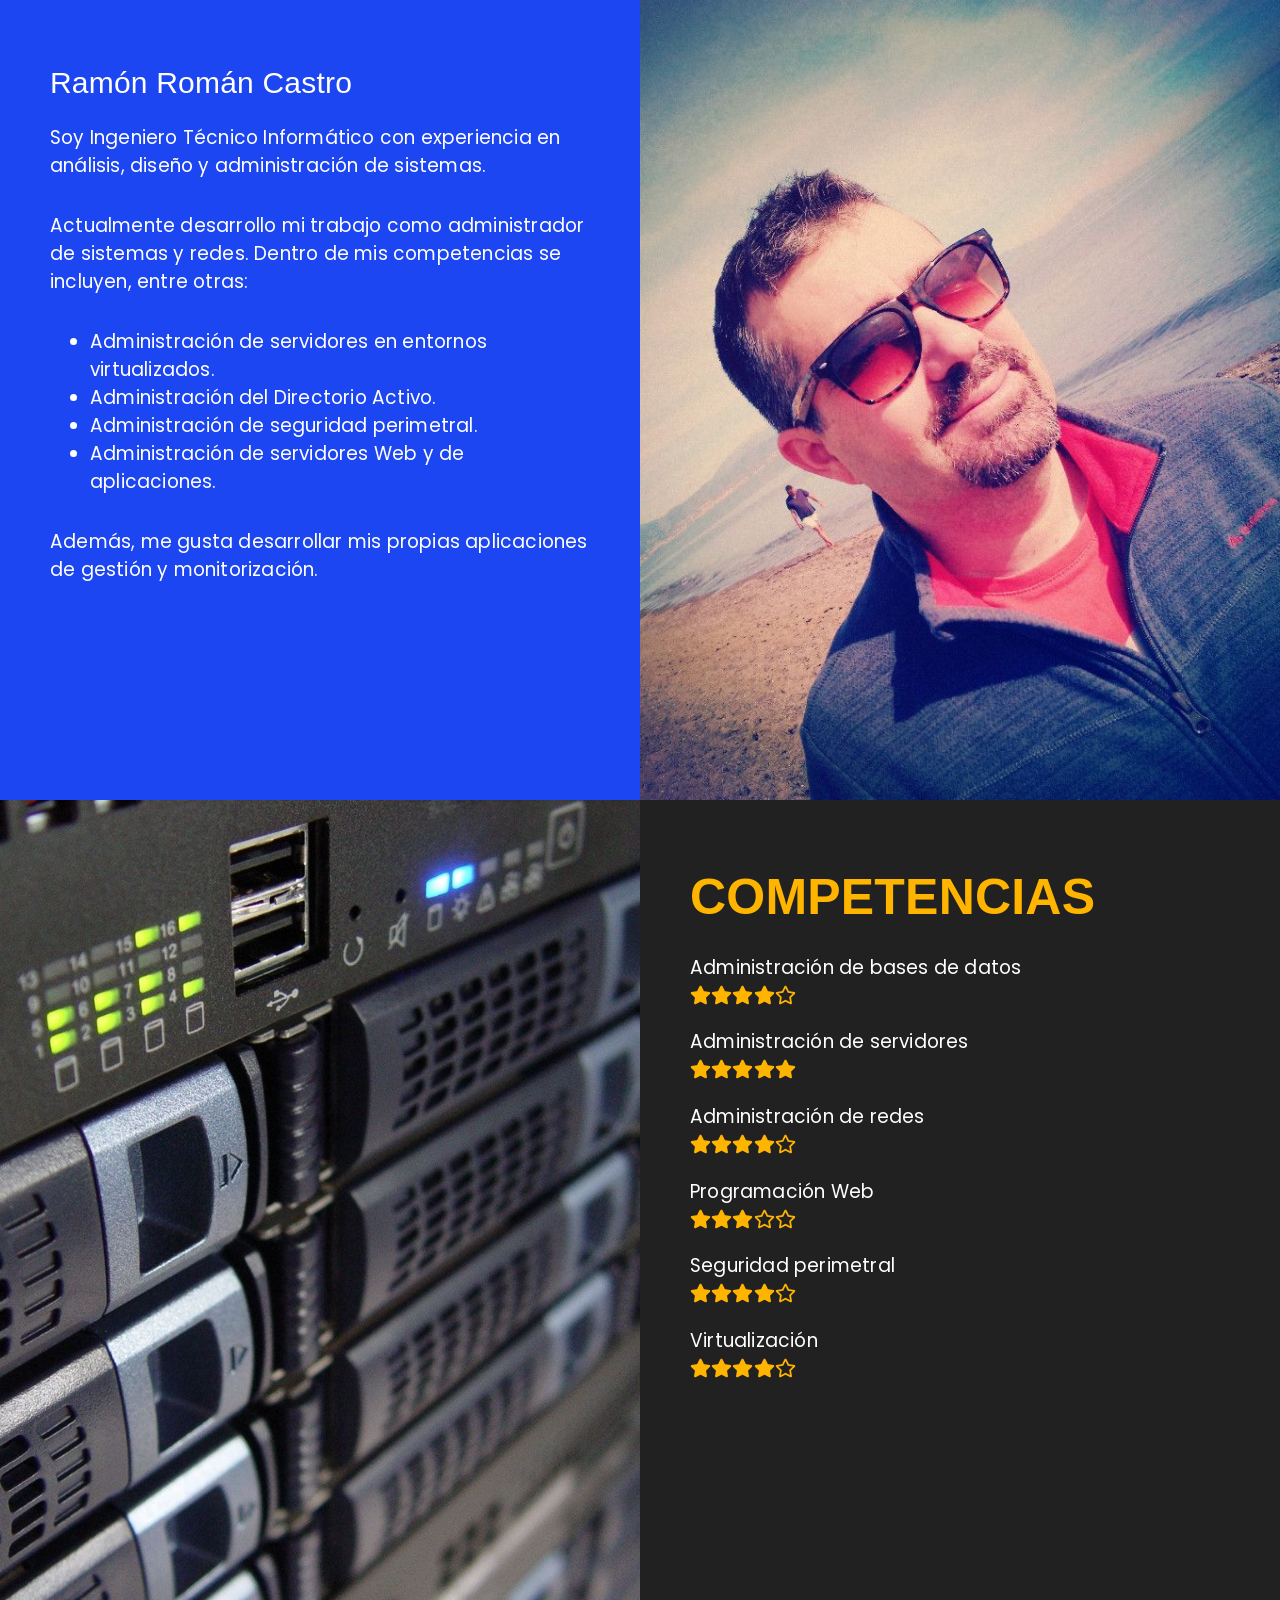
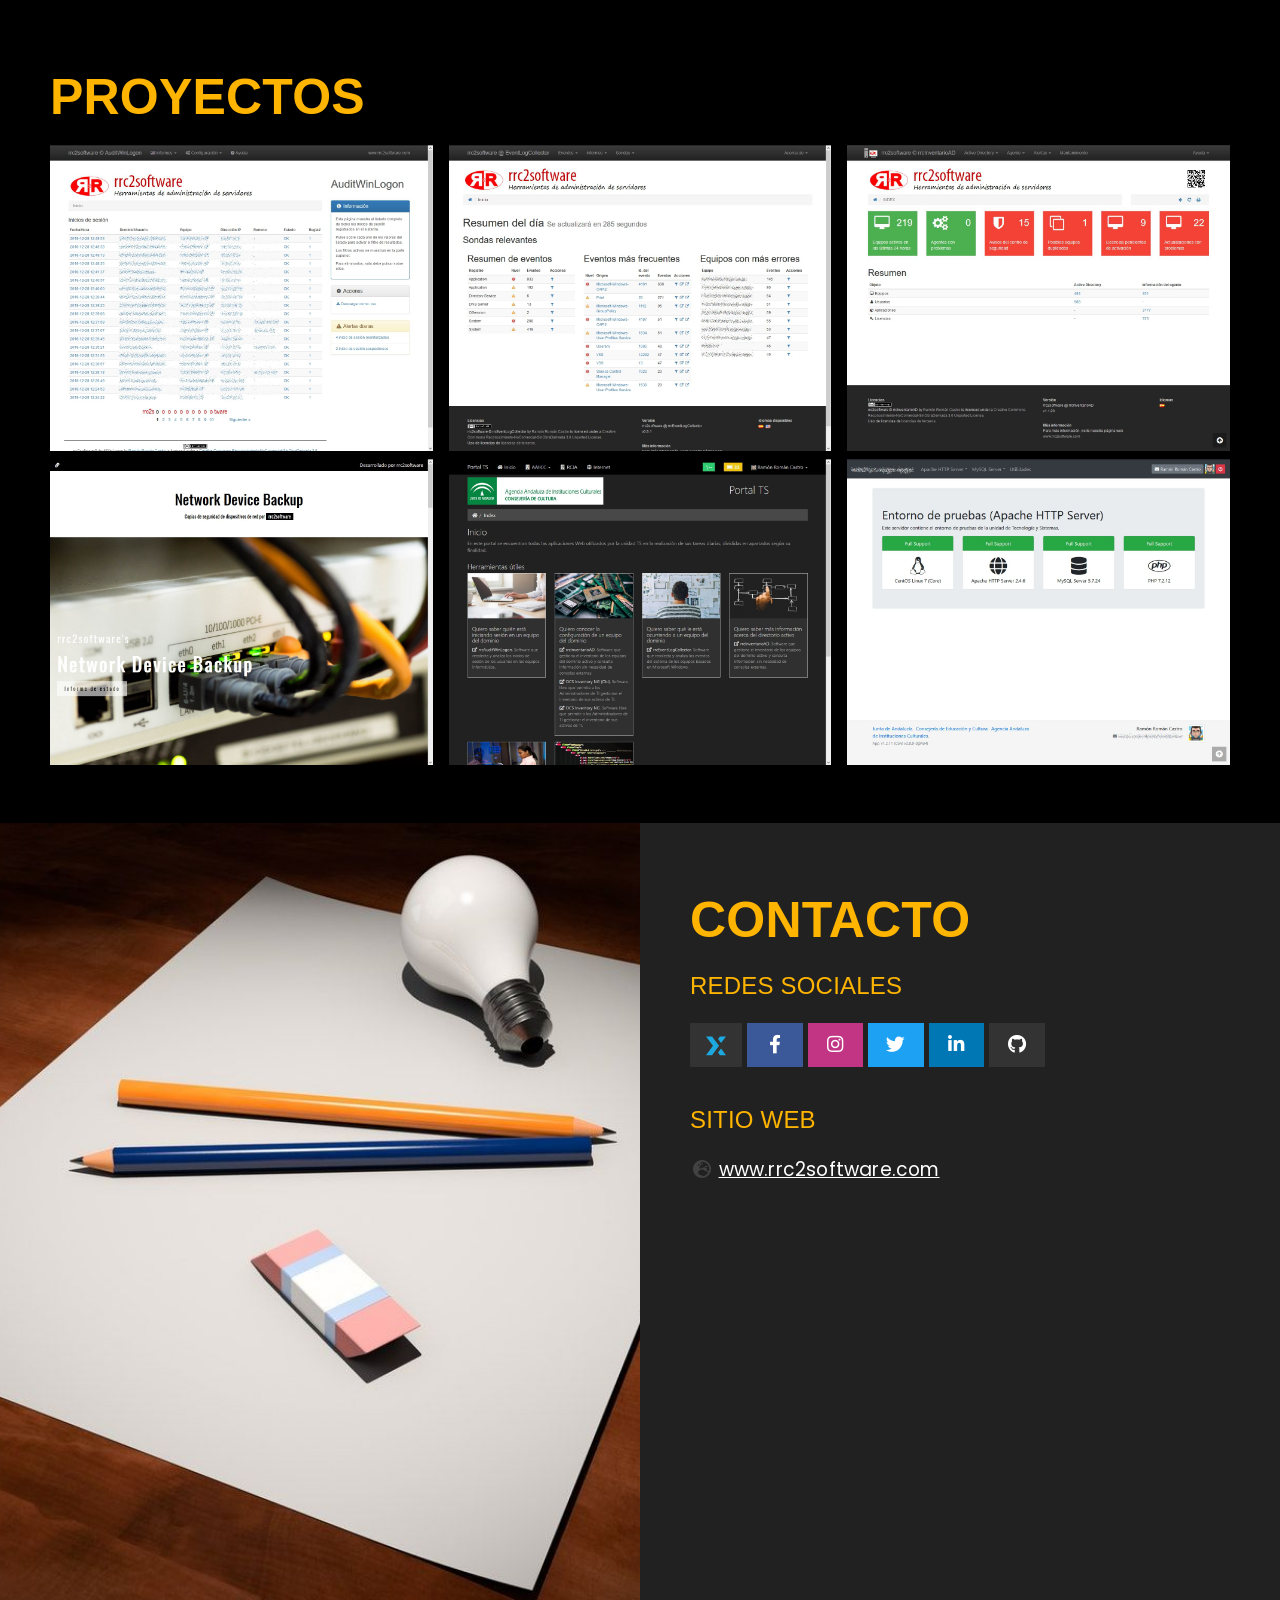
<file: index.html>
<!DOCTYPE html>
<html lang="es">
<head>
<title>Ramón Román Castro - Biografía</title>
<meta charset="UTF-8">
<meta name="viewport" content="width=device-width, initial-scale=1.0">
<link rel="stylesheet" href="https://www.w3schools.com/w3css/4/w3.css">
<link rel="stylesheet" href="https://fonts.googleapis.com/css?family=Lato">
<link rel="stylesheet" href="https://fonts.googleapis.com/css?family=Poppins:400,400i,500,500i,600,600i,700,700i,800,800i,900,900i">
<link rel="stylesheet" href="https://fonts.googleapis.com/css?family=Open+Sans:300,400,600,700">
<link rel="stylesheet" href="https://use.fontawesome.com/releases/v5.6.3/css/all.css" integrity="sha384-UHRtZLI+pbxtHCWp1t77Bi1L4ZtiqrqD80Kn4Z8NTSRyMA2Fd33n5dQ8lWUE00s/" crossorigin="anonymous">
<link rel="stylesheet" href="css/hover-box.css">
<link rel="stylesheet" href="css/style.css">
<style>

</style>
</head>
<body style="w3-black">
<div class="w3-content">
<!-- Biografía -->
<div class="w3-row rrc-blue">
	<div class="w3-col l6 m12 s12 rrc-section">
		<div class="rrc-padding">
			<h2>Ramón Román Castro</h2>
			<p class="rrc-margin-bottom">Soy Ingeniero Técnico Informático con experiencia en análisis, diseño y administración de sistemas.</p>
			<p class="rrc-margin-bottom">Actualmente desarrollo mi trabajo como administrador de sistemas y redes. Dentro de mis competencias se incluyen, entre otras:</p>
			<ul class="rrc-margin-bottom">
				<li>Administración de servidores en entornos virtualizados.</li>
				<li>Administración del Directorio Activo.</li>
				<li>Administración de seguridad perimetral.</li>
				<li>Administración de servidores Web y de aplicaciones.</li>
			</ul>
			<p class="rrc-margin-bottom">Además, me gusta desarrollar mis propias aplicaciones de gestión y monitorización.</p>
		</div>
	</div>
	<div class="w3-col l6 w3-hide-small w3-hide-medium rrc-grid-image-1 rrc-section"></div>
</div>
<!-- Competencias -->
<div class="w3-row rrc-dark-gray">
	<div class="w3-col l6 w3-hide-small w3-hide-medium rrc-grid-image-2 rrc-section"></div>
	<div class="w3-col l6 m12 s12 rrc-section">
		<div class="rrc-padding">
			<h2 class="rrc-grid-title">Competencias</h2>
			<p>Administración de bases de datos<br><i class="fas fa-star"></i><i class="fas fa-star"></i><i class="fas fa-star"></i><i class="fas fa-star"></i><i class="far fa-star"></i></p>
			<p>Administración de servidores<br><i class="fas fa-star"></i><i class="fas fa-star"></i><i class="fas fa-star"></i><i class="fas fa-star"></i><i class="fas fa-star"></i></p>
			<p>Administración de redes<br><i class="fas fa-star"></i><i class="fas fa-star"></i><i class="fas fa-star"></i><i class="fas fa-star"></i><i class="far fa-star"></i></p>
			<p>Programación Web<br><i class="fas fa-star"></i><i class="fas fa-star"></i><i class="fas fa-star"></i><i class="far fa-star"></i><i class="far fa-star"></i></p>
			<p>Seguridad perimetral<br><i class="fas fa-star"></i><i class="fas fa-star"></i><i class="fas fa-star"></i><i class="fas fa-star"></i><i class="far fa-star"></i></p>
			<p>Virtualización<br><i class="fas fa-star"></i><i class="fas fa-star"></i><i class="fas fa-star"></i><i class="fas fa-star"></i><i class="far fa-star"></i></p>
		</div>
	</div>
</div>
<!-- Proyectos -->
<div class="w3-black rrc-padding">
	<h2 class="rrc-grid-title">Proyectos</h2>
	<div class="w3-row-padding w3-stretch">
		<div class="w3-col s12 m6 l4">
			<a href="http://www.rrc2software.com" class="hvrbox">
				<img src="images/rrcawl.jpg" class="hvrbox-layer_bottom">
				<div class="hvrbox-layer_top">
					<div class="hvrbox-text">AuditWinLogon<br><span class="w3-small">Monitorización de inicios de sesión.</span></div>
				</div>
			</a>
		</div>
		<div class="w3-col s12 m6 l4">
			<a href="http://www.rrc2software.com" class="hvrbox">
				<img src="images/rrcelc.jpg" class="hvrbox-layer_bottom w3-image">
				<div class="hvrbox-layer_top">
					<div class="hvrbox-text">EventLogCollector<br><span class="w3-small">Monitorización de eventos del sistema.</span></div>
				</div>
			</a>
		</div>
		<div class="w3-col s12 m6 l4">
			<a href="http://www.rrc2software.com" class="hvrbox">
				<img src="images/rrciad.jpg" class="hvrbox-layer_bottom">
				<div class="hvrbox-layer_top">
					<div class="hvrbox-text">InventarioAD<br><span class="w3-small">Inventario de equipos y software.</span></div>
				</div>
			</a>
		</div>
		<div class="w3-col s12 m6 l4">
			<a href="http://www.rrc2software.com" class="hvrbox">
				<img src="images/rrcndb.jpg" class="hvrbox-layer_bottom">
				<div class="hvrbox-layer_top">
					<div class="hvrbox-text">NetworkDeviceBackup<br><span class="w3-small">Copias de seguridad de dispositivos de red.</span></div>
				</div>
			</a>
		</div>
		<div class="w3-col s12 m6 l4">
			<a class="hvrbox" href="https://www.aaiicc.es">
				<img src="images/portalts.jpg" class="hvrbox-layer_bottom">
				<div class="hvrbox-layer_top">
					<div class="hvrbox-text">PortalTS<br><span class="w3-small">Portal interno del servicio de Tecnología.</span></div>
				</div>
			</a>
		</div>
		<div class="w3-col s12 m6 l4">
			<a class="hvrbox" href="http://www.rrc2software.com">
				<img src="images/checkreqs.jpg" class="hvrbox-layer_bottom">
				<div class="hvrbox-layer_top">
					<div class="hvrbox-text">CheckReqs<br><span class="w3-small">Comprobación de requisitos de servidores Web.</span></div>
				</div>
			</a>
		</div>
	</div>
</div>
<!-- Contacto -->
<div class="w3-row rrc-dark-gray">
	<div class="w3-col l6 w3-hide-small w3-hide-medium rrc-grid-image-3 rrc-section"></div>
	<div class="w3-col l6 m12 s12">
		<div class="rrc-padding">
			<h2 class="rrc-grid-title">Contacto</h2>
			<h3 class="rrc-grid-subtitle">Redes sociales</h3>
			<p>
			<div class="w3-bar">
				<a class="w3-button rrc-experts-exchange w3-margin-bottom" href="https://rdsrc.us/HmPmZP"><img src="images/ee.svg" height="20px" title="Experts Exchange" alt="Experts Exchange"></a>
				<a class="w3-button rrc-facebook w3-margin-bottom" href="https://www.facebook.com/rrc2software" class="w3-bar-item w3-button"><i class="fab fa-fw fa-facebook-f"></i></a>
				<a class="w3-button rrc-instagram w3-margin-bottom" href="https://www.instagram.com/rrc2software" class="w3-bar-item w3-button"><i class="fab fa-fw fa-instagram"></i></a>
				<a class="w3-button rrc-twitter w3-margin-bottom" href="https://twitter.com/rrc2software" class="w3-bar-item w3-button"><i class="fab fa-fw fa-twitter"></i></a>
				<a class="w3-button rrc-linkedin w3-margin-bottom" href="https://www.linkedin.com/in/ramonromancastro" class="w3-bar-item w3-button"><i class="fab fa-fw fa-linkedin-in"></i></a>
				<a class="w3-button rrc-github w3-margin-bottom" href="https://github.com/ramonromancastro" class="w3-bar-item w3-button"><i class="fab fa-fw fa-github"></i></a>
			</div>
			</p>
			<h3 class="rrc-grid-subtitle">Sitio Web</h3>
			<p><i class="fa fa-globe-europe fa-fw rrc-dark-text-3"></i> <a href="http://www.rrc2software.com"> www.rrc2software.com</a></p>
		</div>
	</div>
</div>
</div>
</body>
</html>
</file>
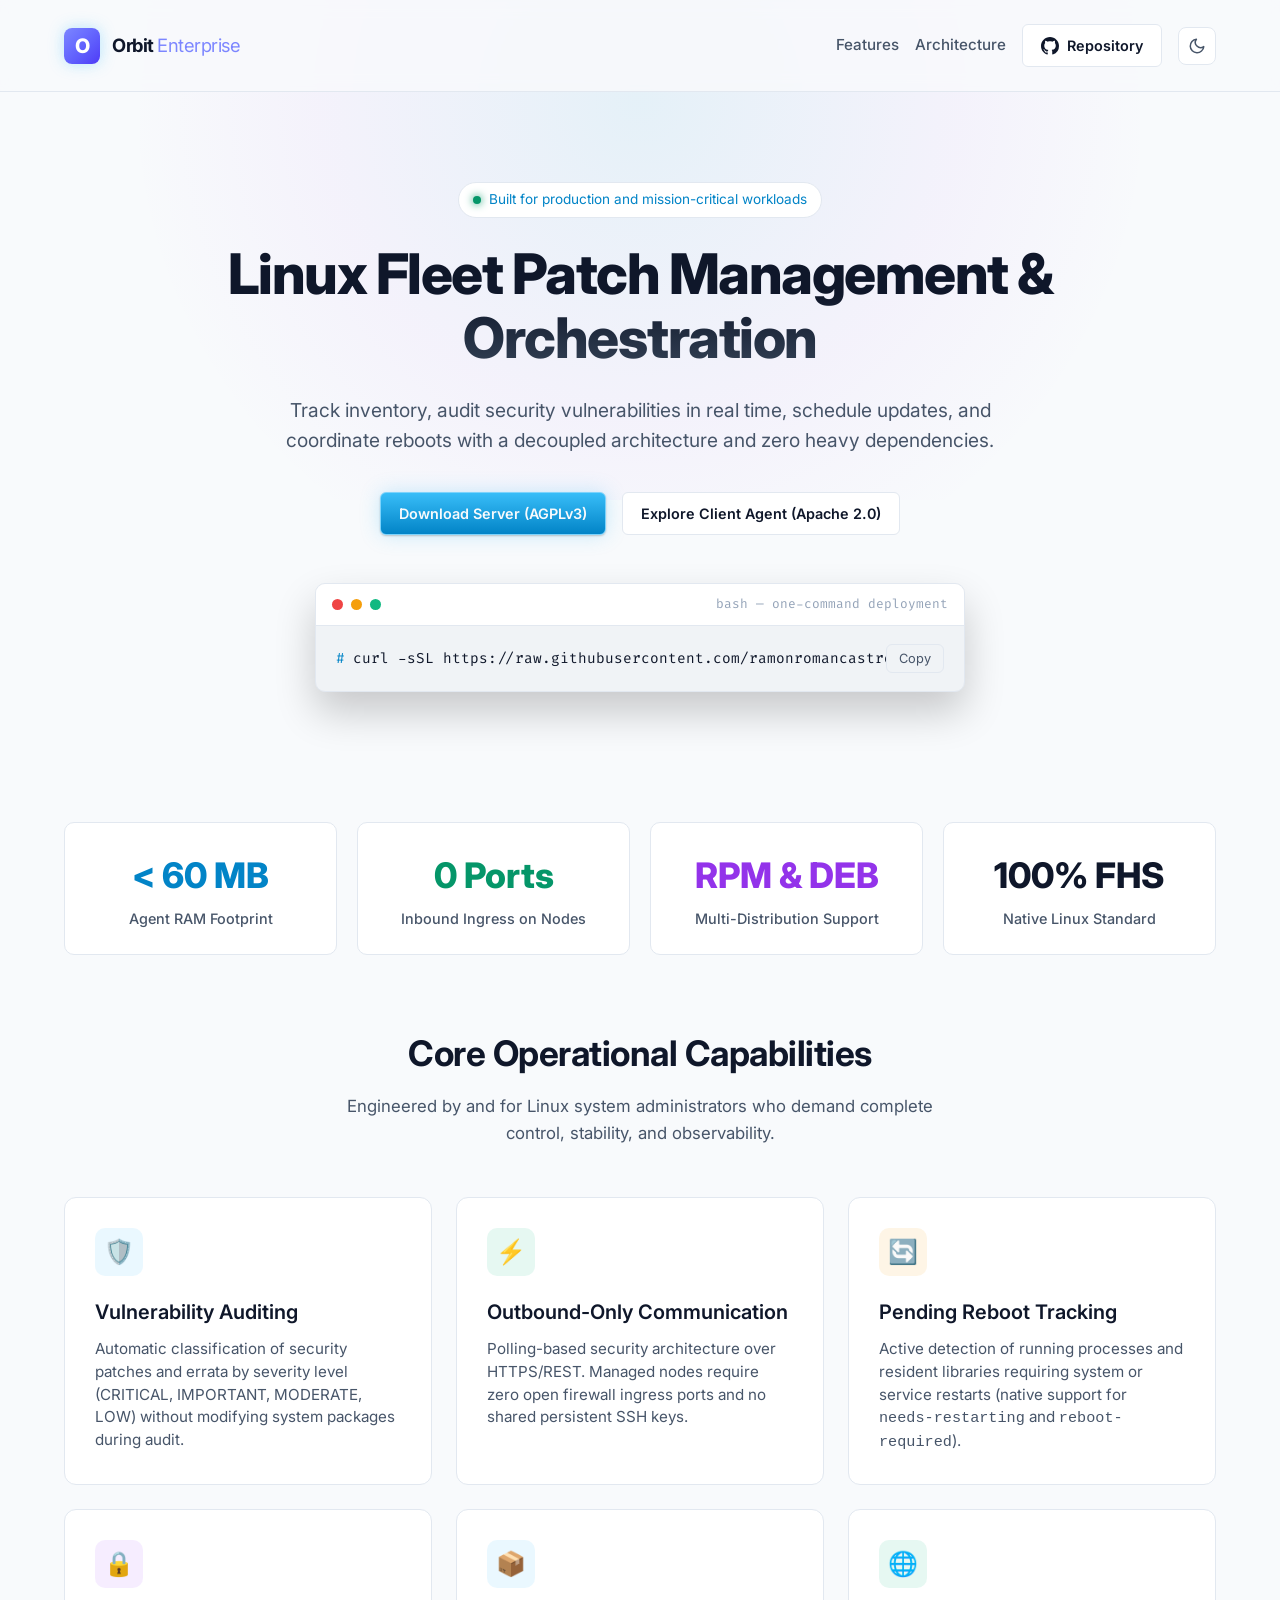
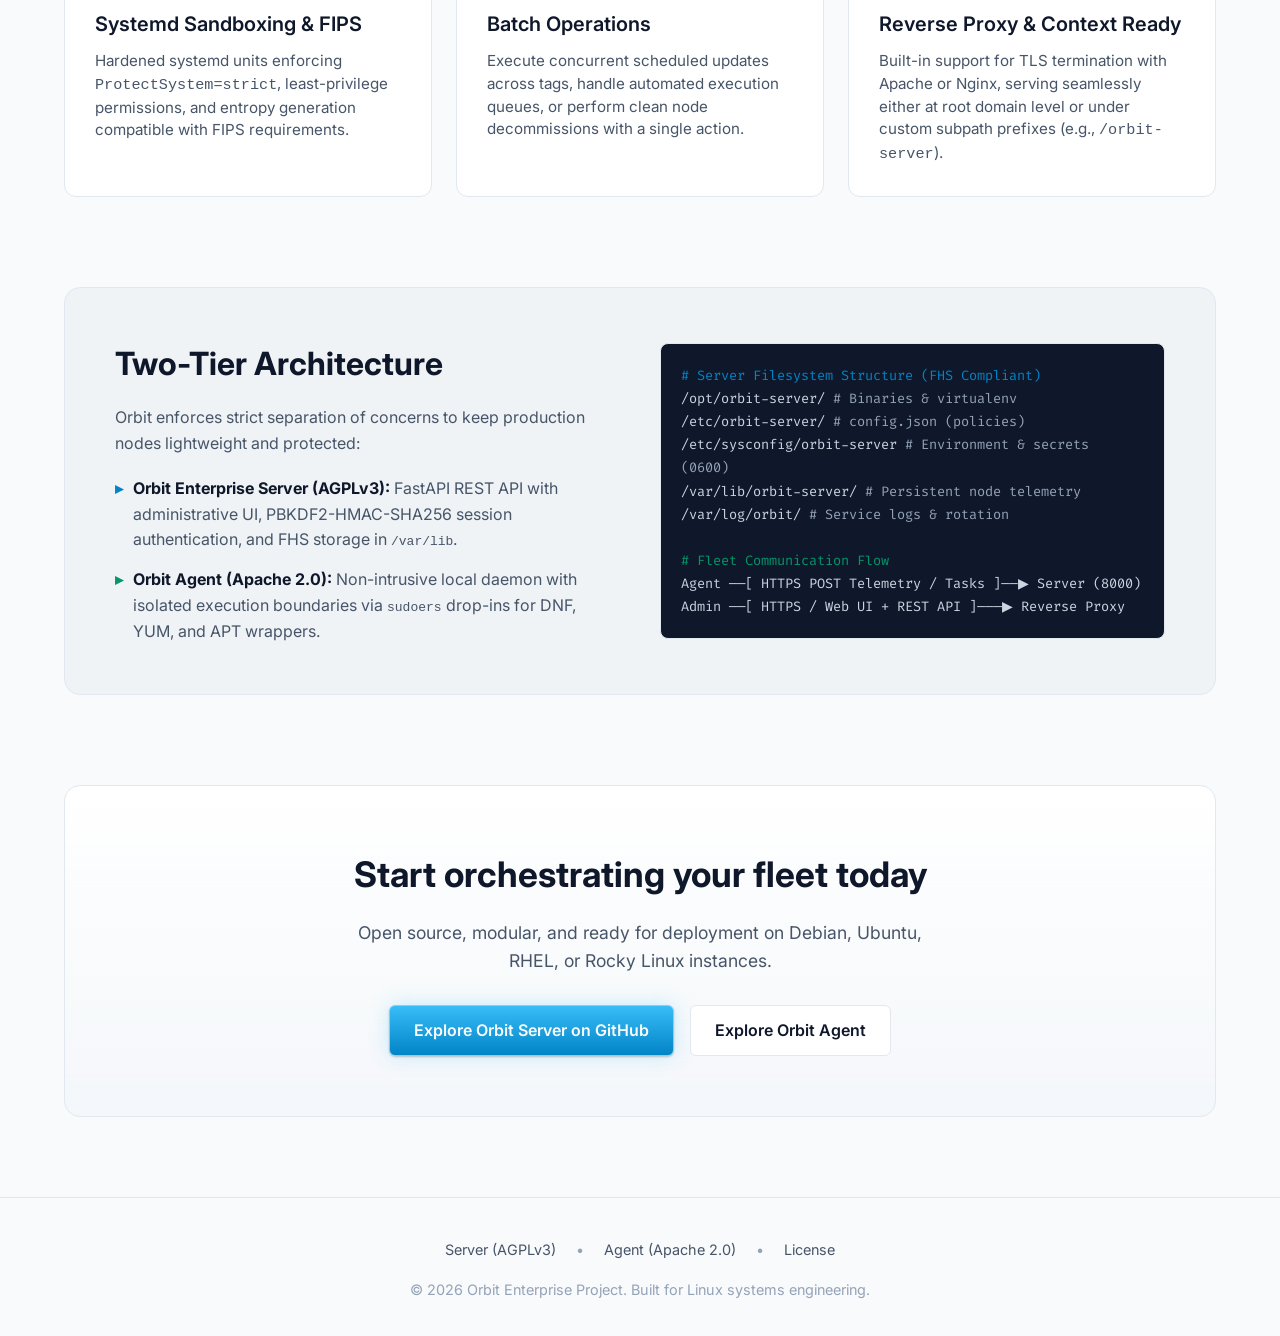
<file: orbit-server/index.html>
<!DOCTYPE html>
<html lang="en" prefix="og: https://ogp.me/ns#">
<head>
  <meta charset="UTF-8">
  <meta name="viewport" content="width=device-width, initial-scale=1.0">
  <meta http-equiv="X-UA-Compatible" content="IE=edge">

  <!-- Prevención de parpadeo de tema (FOUC) -->
  <script>
    (function() {
      const savedTheme = localStorage.getItem('orbit-theme');
      if (savedTheme) {
        document.documentElement.setAttribute('data-theme', savedTheme);
      }
    })();
  </script>

  <!-- SEO CORE -->
  <title>Orbit Enterprise | Linux Fleet Patch Management & Orchestration</title>
  <meta name="description" content="Centralized, secure, and lightweight Linux fleet orchestrator for security patch auditing, telemetry, and automated task execution across RPM and DEB systems.">
  <meta name="keywords" content="linux patch management, fleet orchestration, devops, sysadmin, fastapi, linux security auditing, dnf, apt, systemd, linux automation">
  <meta name="author" content="Orbit Enterprise Project">
  <meta name="robots" content="index, follow, max-image-preview:large, max-snippet:-1, max-video-preview:-1">
  <link rel="canonical" href="https://ramonromancastro.github.io/orbit-server/">
  <meta name="theme-color" content="#0d1117" id="theme-color-meta">

  <!-- OPEN GRAPH / FACEBOOK / LINKEDIN / DISCORD -->
  <meta property="og:type" content="website">
  <meta property="og:url" content="https://ramonromancastro.github.io/orbit-server/">
  <meta property="og:title" content="Orbit Enterprise | Linux Fleet Patch Management & Orchestration">
  <meta property="og:description" content="Track inventory, audit security vulnerabilities in real time, and coordinate unattended reboots with an outbound-only decoupled architecture.">
  <meta property="og:image" content="https://ramonromancastro.github.io/orbit-server/images/og-preview.png">
  <meta property="og:image:width" content="1200">
  <meta property="og:image:height" content="630">
  <meta property="og:image:alt" content="Orbit Enterprise Server and Agent Overview">
  <meta property="og:site_name" content="Orbit Enterprise">
  <meta property="og:locale" content="en_US">

  <!-- TWITTER CARDS -->
  <meta name="twitter:card" content="summary_large_image">
  <meta name="twitter:url" content="https://ramonromancastro.github.io/orbit-server/">
  <meta name="twitter:title" content="Orbit Enterprise | Linux Fleet Patch Management">
  <meta name="twitter:description" content="Lightweight Linux fleet management & automated patch auditing for RPM & DEB distributions. Zero inbound open ports.">
  <meta name="twitter:image" content="https://ramonromancastro.github.io/orbit-server/images/og-preview.png">
  <meta name="twitter:image:alt" content="Orbit Enterprise Architecture Banner">

  <!-- STRUCTURED DATA (JSON-LD) SCHEMA.ORG -->
  <script type="application/ld+json">
  {
    "@context": "https://schema.org",
    "@type": "SoftwareApplication",
    "name": "Orbit Enterprise Server",
    "operatingSystem": "Linux",
    "applicationCategory": "DevOpsApplication, SystemAdministrationApplication",
    "description": "Enterprise-grade patch management, vulnerability auditing, and orchestration platform for Linux fleets.",
    "license": "https://www.gnu.org/licenses/agpl-3.0.html",
    "url": "https://ramonromancastro.github.io/orbit-server/",
    "downloadUrl": "https://github.com/ramonromancastro/orbit-server",
    "offers": {
      "@type": "Offer",
      "price": "0",
      "priceCurrency": "USD"
    },
    "author": {
      "@type": "Person",
      "name": "Ramón Román Castro",
      "url": "https://github.com/ramonromancastro"
    }
  }
  </script>

  <style>
    /* Variables base: Modo oscuro por defecto */
    :root {
      --bg-darker: #090d13;
      --bg-dark: #0d1117;
      --bg-card: #161b22;
      --bg-card-hover: #1c2129;
      --btn-primary: #0d1117;
      --border-color: #30363d;
      --border-hover: #484f58;
      --badge-color: oklch(51.1% 0.262 276.966);
      --subtitle-color: oklch(67.3% 0.182 276.935);

      --accent-blue: #38bdf8;
      --accent-blue-glow: rgba(56, 189, 248, 0.15);
      --accent-green: #10b981;
      --accent-purple: #a855f7;
      --accent-amber: #f59e0b;
      
      --text-main: #f0f6fc;
      --text-muted: #8b949e;
      --text-dim: #6e7681;
      
      --glow-gradient: radial-gradient(circle at 50% 20%, rgba(56, 189, 248, 0.12) 0%, rgba(168, 85, 247, 0.05) 50%, transparent 80%);
      --header-bg: rgba(13, 17, 23, 0.85);
      --hero-heading-gradient: linear-gradient(180deg, #ffffff 40%, #94a3b8 100%);
      --cta-gradient: linear-gradient(180deg, var(--bg-card) 0%, rgba(22, 27, 34, 0.4) 100%);
      --terminal-code-bg: #000000;
      --terminal-code-text: #94a3b8;
      
      --font-sans: 'Inter', -apple-system, BlinkMacSystemFont, sans-serif;
      --font-mono: 'Fira Code', monospace;
    }

    /* Adaptación automática según preferencia del sistema */
    @media (prefers-color-scheme: light) {
      :root:not([data-theme="dark"]) {
        --bg-darker: #f0f3f6;
        --bg-dark: #f8fafc;
        --bg-card: #ffffff;
        --bg-card-hover: #f1f5f9;
        --btn-primary: #f8fafc;
        --border-color: #e2e8f0;
        --border-hover: #cbd5e1;

        --accent-blue: #0284c7;
        --accent-blue-glow: rgba(2, 132, 199, 0.15);
        --accent-green: #059669;
        --accent-purple: #9333ea;
        --accent-amber: #d97706;

        --text-main: #0f172a;
        --text-muted: #475569;
        --text-dim: #94a3b8;

        --glow-gradient: radial-gradient(circle at 50% 20%, rgba(2, 132, 199, 0.08) 0%, rgba(147, 51, 234, 0.04) 50%, transparent 80%);
        --header-bg: rgba(248, 250, 252, 0.85);
        --hero-heading-gradient: linear-gradient(180deg, #0f172a 40%, #334155 100%);
        --cta-gradient: linear-gradient(180deg, #ffffff 0%, rgba(241, 245, 249, 0.6) 100%);
        --terminal-code-bg: #0f172a;
        --terminal-code-text: #cbd5e1;
      }
    }

    /* Override explícito mediante botón manual */
    html[data-theme="light"] {
      --bg-darker: #f0f3f6;
      --bg-dark: #f8fafc;
      --bg-card: #ffffff;
      --bg-card-hover: #f1f5f9;
      --border-color: #e2e8f0;
      --border-hover: #cbd5e1;

      --accent-blue: #0284c7;
      --accent-blue-glow: rgba(2, 132, 199, 0.15);
      --accent-green: #059669;
      --accent-purple: #9333ea;
      --accent-amber: #d97706;

      --text-main: #0f172a;
      --text-muted: #475569;
      --text-dim: #94a3b8;

      --glow-gradient: radial-gradient(circle at 50% 20%, rgba(2, 132, 199, 0.08) 0%, rgba(147, 51, 234, 0.04) 50%, transparent 80%);
      --header-bg: rgba(248, 250, 252, 0.85);
      --hero-heading-gradient: linear-gradient(180deg, #0f172a 40%, #334155 100%);
      --cta-gradient: linear-gradient(180deg, #ffffff 0%, rgba(241, 245, 249, 0.6) 100%);
      --terminal-code-bg: #0f172a;
      --terminal-code-text: #cbd5e1;
    }

    html[data-theme="dark"] {
      --bg-darker: #090d13;
      --bg-dark: #0d1117;
      --bg-card: #161b22;
      --bg-card-hover: #1c2129;
      --border-color: #30363d;
      --border-hover: #484f58;

      --accent-blue: #38bdf8;
      --accent-blue-glow: rgba(56, 189, 248, 0.15);
      --accent-green: #10b981;
      --accent-purple: #a855f7;
      --accent-amber: #f59e0b;

      --text-main: #f0f6fc;
      --text-muted: #8b949e;
      --text-dim: #6e7681;

      --glow-gradient: radial-gradient(circle at 50% 20%, rgba(56, 189, 248, 0.12) 0%, rgba(168, 85, 247, 0.05) 50%, transparent 80%);
      --header-bg: rgba(13, 17, 23, 0.85);
      --hero-heading-gradient: linear-gradient(180deg, #ffffff 40%, #94a3b8 100%);
      --cta-gradient: linear-gradient(180deg, var(--bg-card) 0%, rgba(22, 27, 34, 0.4) 100%);
      --terminal-code-bg: #000000;
      --terminal-code-text: #94a3b8;
    }

    /* Inter Font */
    @font-face {
      font-family: 'Inter';
      font-style: normal;
      font-weight: 100 900;
      font-display: swap;
      src: url('fonts/inter-latin-standard-normal.woff2') format('woff2');
    }

    /* Fira Code Font */
    @font-face {
      font-family: 'Fira Code';
      font-style: normal;
      font-weight: 100 900;
      font-display: swap;
      src: url('fonts/fira-code-latin-wght-normal.woff2') format('woff2');
    }

    * {
      box-sizing: border-box;
      margin: 0;
      padding: 0;
      transition: background-color 0.25s ease, border-color 0.25s ease, color 0.25s ease;
    }

    body {
      background-color: var(--bg-dark);
      color: var(--text-main);
      font-family: var(--font-sans);
      line-height: 1.6;
      overflow-x: hidden;
      -webkit-font-smoothing: antialiased;
    }

    .glow-bg {
      position: absolute;
      top: 0;
      left: 50%;
      transform: translateX(-50%);
      width: 1000px;
      height: 500px;
      background: var(--glow-gradient);
      pointer-events: none;
      z-index: 0;
    }

    .container {
      max-width: 1200px;
      margin: 0 auto;
      padding: 0 24px;
      position: relative;
      z-index: 1;
    }

    header {
      padding: 24px 0;
      border-bottom: 1px solid var(--border-color);
      backdrop-filter: blur(8px);
      position: sticky;
      top: 0;
      z-index: 50;
      background: var(--header-bg);
    }

    .header-content {
      display: flex;
      justify-content: space-between;
      align-items: center;
    }

    .logo-container {
      display: flex;
      align-items: center;
      gap: 12px;
      text-decoration: none;
      color: var(--text-main);
    }

    .logo-badge {
      width: 36px;
      height: 36px;
      border-radius: 8px;
      background: linear-gradient(135deg, var(--subtitle-color), var(--badge-color));
      display: flex;
      align-items: center;
      justify-content: center;
      font-weight: 800;
      font-size: 20px;
      color: #fff;
      box-shadow: 0 0 15px rgba(56, 189, 248, 0.35);
    }

    .logo-title {
      font-weight: 700;
      font-size: 1.15rem;
      letter-spacing: -0.5px;
    }

    .logo-subtitle {
      font-weight: 400;
      font-size: 1.15rem;
      letter-spacing: -0.5px;
      color: var(--subtitle-color);
    }

    .nav-actions {
      display: flex;
      align-items: center;
      gap: 16px;
    }

    .nav-link {
      color: var(--text-muted);
      text-decoration: none;
      font-size: 0.95rem;
      font-weight: 500;
    }

    .nav-link:hover {
      color: var(--accent-blue);
    }

    .btn {
      display: inline-flex;
      align-items: center;
      gap: 8px;
      padding: 9px 18px;
      border-radius: 6px;
      font-size: 0.9rem;
      font-weight: 600;
      text-decoration: none;
      cursor: pointer;
    }

    .btn-github {
      background-color: var(--bg-card);
      color: var(--text-main);
      border: 1px solid var(--border-color);
    }

    .btn-github:hover {
      background-color: var(--border-color);
      border-color: var(--text-muted);
    }

    .btn-primary {
      background: linear-gradient(180deg, #38bdf8 0%, #0284c7 100%);
      /*color: #041019;*/
      color: var(--btn-primary);
      box-shadow: 0 1px 2px rgba(0,0,0,0.2), 0 0 20px rgba(56, 189, 248, 0.25);
      border: 1px solid #7dd3fc;
    }

    .btn-primary:hover {
      filter: brightness(1.05);
      box-shadow: 0 0 25px rgba(56, 189, 248, 0.4);
      transform: translateY(-1px);
    }

    /* Botón Selector de Tema */
    .btn-theme-toggle {
      background: var(--bg-card);
      border: 1px solid var(--border-color);
      color: var(--text-muted);
      width: 38px;
      height: 38px;
      border-radius: 8px;
      display: inline-flex;
      align-items: center;
      justify-content: center;
      cursor: pointer;
    }

    .btn-theme-toggle:hover {
      color: var(--text-main);
      border-color: var(--border-hover);
    }

    .hero {
      padding: 90px 0 60px;
      text-align: center;
    }

    .hero-tagline {
      display: inline-flex;
      align-items: center;
      gap: 8px;
      padding: 6px 14px;
      background-color: var(--bg-card);
      border: 1px solid var(--border-color);
      border-radius: 20px;
      font-size: 0.85rem;
      color: var(--accent-blue);
      margin-bottom: 24px;
    }

    .status-dot {
      width: 8px;
      height: 8px;
      background-color: var(--accent-green);
      border-radius: 50%;
      box-shadow: 0 0 8px var(--accent-green);
    }

    .hero h1 {
      font-size: 3.5rem;
      line-height: 1.15;
      font-weight: 800;
      letter-spacing: -1.5px;
      margin-bottom: 24px;
      max-width: 850px;
      margin-left: auto;
      margin-right: auto;
      background: var(--hero-heading-gradient);
      -webkit-background-clip: text;
      background-clip: text;
      -webkit-text-fill-color: transparent;
    }

    .hero p {
      font-size: 1.2rem;
      color: var(--text-muted);
      max-width: 720px;
      margin: 0 auto 36px;
      font-weight: 400;
    }

    .hero-cta {
      display: flex;
      justify-content: center;
      gap: 16px;
      margin-bottom: 48px;
      flex-wrap: wrap;
    }

    .terminal-box {
      max-width: 650px;
      margin: 0 auto;
      background-color: var(--bg-darker);
      border: 1px solid var(--border-color);
      border-radius: 10px;
      box-shadow: 0 20px 40px rgba(0, 0, 0, 0.2);
      text-align: left;
      overflow: hidden;
    }

    .terminal-header {
      background-color: var(--bg-card);
      padding: 10px 16px;
      display: flex;
      align-items: center;
      gap: 8px;
      border-bottom: 1px solid var(--border-color);
    }

    .terminal-dot {
      width: 11px;
      height: 11px;
      border-radius: 50%;
    }

    .dot-red { background-color: #ef4444; }
    .dot-yellow { background-color: #f59e0b; }
    .dot-green { background-color: #10b981; }

    .terminal-title {
      font-size: 0.8rem;
      color: var(--text-dim);
      font-family: var(--font-mono);
      margin-left: auto;
    }

    .terminal-body {
      padding: 18px 20px;
      font-family: var(--font-mono);
      font-size: 0.9rem;
      display: flex;
      justify-content: space-between;
      align-items: center;
      color: var(--text-main);
    }

    .cmd-text {
      overflow-x: auto;
      white-space: nowrap;
    }

    .cmd-prompt {
      color: var(--accent-blue);
      margin-right: 8px;
      user-select: none;
    }

    .btn-copy {
      background: none;
      border: 1px solid var(--border-color);
      color: var(--text-muted);
      padding: 6px 12px;
      border-radius: 6px;
      cursor: pointer;
      font-size: 0.8rem;
      font-family: var(--font-sans);
    }

    .btn-copy:hover {
      background: var(--bg-card);
      color: var(--text-main);
      border-color: var(--text-muted);
    }

    .stats-row {
      display: grid;
      grid-template-columns: repeat(auto-fit, minmax(220px, 1fr));
      gap: 20px;
      margin: 70px 0;
    }

    .stat-card {
      background-color: var(--bg-card);
      border: 1px solid var(--border-color);
      border-radius: 10px;
      padding: 24px;
      text-align: center;
    }

    .stat-value {
      font-size: 2.2rem;
      font-weight: 800;
      color: var(--text-main);
      margin-bottom: 4px;
    }

    .stat-value.blue { color: var(--accent-blue); }
    .stat-value.green { color: var(--accent-green); }
    .stat-value.purple { color: var(--accent-purple); }

    .stat-label {
      font-size: 0.9rem;
      color: var(--text-muted);
      font-weight: 500;
    }

    .section-header {
      text-align: center;
      margin-bottom: 50px;
    }

    .section-header h2 {
      font-size: 2.2rem;
      font-weight: 700;
      letter-spacing: -0.5px;
      margin-bottom: 12px;
    }

    .section-header p {
      color: var(--text-muted);
      max-width: 600px;
      margin: 0 auto;
      font-size: 1.05rem;
    }

    .features-grid {
      display: grid;
      grid-template-columns: repeat(auto-fit, minmax(320px, 1fr));
      gap: 24px;
      margin-bottom: 90px;
    }

    .feature-card {
      background-color: var(--bg-card);
      border: 1px solid var(--border-color);
      border-radius: 12px;
      padding: 30px;
      position: relative;
    }

    .feature-card:hover {
      transform: translateY(-3px);
      border-color: var(--border-hover);
      background-color: var(--bg-card-hover);
    }

    .feature-icon {
      width: 48px;
      height: 48px;
      border-radius: 10px;
      display: flex;
      align-items: center;
      justify-content: center;
      margin-bottom: 20px;
      font-size: 24px;
    }

    .icon-blue { background: rgba(56, 189, 248, 0.1); color: var(--accent-blue); }
    .icon-green { background: rgba(16, 185, 129, 0.1); color: var(--accent-green); }
    .icon-purple { background: rgba(168, 85, 247, 0.1); color: var(--accent-purple); }
    .icon-amber { background: rgba(245, 158, 11, 0.1); color: var(--accent-amber); }

    .feature-card h3 {
      font-size: 1.25rem;
      font-weight: 600;
      margin-bottom: 10px;
    }

    .feature-card p {
      color: var(--text-muted);
      font-size: 0.95rem;
      line-height: 1.5;
    }

    .arch-section {
      background-color: var(--bg-darker);
      border: 1px solid var(--border-color);
      border-radius: 16px;
      padding: 50px;
      margin-bottom: 90px;
    }

    .arch-grid {
      display: grid;
      grid-template-columns: 1fr 1fr;
      gap: 40px;
      align-items: center;
    }

    .arch-code {
      background: var(--terminal-code-bg);
      border: 1px solid var(--border-color);
      border-radius: 8px;
      padding: 20px;
      font-family: var(--font-mono);
      font-size: 0.85rem;
      color: var(--terminal-code-text);
      line-height: 1.7;
    }

    .arch-code .code-blue { color: var(--accent-blue); }
    .arch-code .code-green { color: var(--accent-green); }

    .cta-banner {
      background: var(--cta-gradient);
      border: 1px solid var(--border-color);
      border-radius: 16px;
      padding: 60px 30px;
      text-align: center;
      margin-bottom: 80px;
    }

    .cta-banner h2 {
      font-size: 2.2rem;
      font-weight: 700;
      margin-bottom: 16px;
    }

    .cta-banner p {
      color: var(--text-muted);
      max-width: 600px;
      margin: 0 auto 30px;
      font-size: 1.1rem;
    }

    footer {
      border-top: 1px solid var(--border-color);
      padding: 40px 0;
      text-align: center;
      font-size: 0.9rem;
      color: var(--text-dim);
    }

    .footer-links {
      display: flex;
      justify-content: center;
      gap: 20px;
      margin-bottom: 16px;
    }

    .footer-links a {
      color: var(--text-muted);
      text-decoration: none;
    }

    .footer-links a:hover {
      color: var(--accent-blue);
    }

    @media (max-width: 768px) {
      .hero h1 { font-size: 2.3rem; }
      .arch-grid { grid-template-columns: 1fr; }
      .header-content { flex-direction: column; gap: 16px; }
      .arch-section { padding: 24px; }
    }
  </style>
</head>
<body>
  <div class="glow-bg" aria-hidden="true"></div>

  <!-- HEADER -->
  <header>
    <div class="container header-content">
      <a href="#" class="logo-container" aria-label="Orbit Enterprise Homepage">
        <div class="logo-badge" aria-hidden="true">O</div>
        <span class="logo-title">Orbit <span class="logo-subtitle">Enterprise</span></span>
      </a>
      <nav class="nav-actions" aria-label="Main Navigation">
        <a href="#features" class="nav-link">Features</a>
        <a href="#architecture" class="nav-link">Architecture</a>
        <a href="https://github.com/ramonromancastro/orbit-server" target="_blank" rel="noopener noreferrer" class="btn btn-github" aria-label="View Orbit Enterprise on GitHub">
          <svg height="18" width="18" viewBox="0 0 16 16" fill="currentColor" aria-hidden="true">
            <path d="M8 0C3.58 0 0 3.58 0 8c0 3.54 2.29 6.53 5.47 7.59.4.07.55-.17.55-.38 0-.19-.01-.82-.01-1.49-2.01.37-2.53-.49-2.69-.94-.09-.23-.48-.94-.82-1.13-.28-.15-.68-.52-.01-.53.63-.01 1.08.58 1.23.82.72 1.21 1.87.87 2.33.66.07-.52.28-.87.51-1.07-1.78-.2-3.64-.89-3.64-3.95 0-.87.31-1.59.82-2.15-.08-.2-.36-1.02.08-2.12 0 0 .67-.21 2.2.82.64-.18 1.32-.27 2-.27.68 0 1.36.09 2 .27 1.53-1.04 2.2-.82 2.2-.82.44 1.1.16 1.92.08 2.12.51.56.82 1.27.82 2.15 0 3.07-1.87 3.75-3.65 3.95.29.25.54.73.54 1.48 0 1.07-.01 1.93-.01 2.2 0 .21.15.46.55.38A8.013 8.013 0 0016 8c0-4.42-3.58-8-8-8z"></path>
          </svg>
          Repository
        </a>
        <!-- Selector Manual Tema -->
        <button id="theme-toggle" class="btn-theme-toggle" aria-label="Cambiar tema" title="Cambiar tema">
          <svg id="theme-icon-sun" style="display: none;" width="18" height="18" viewBox="0 0 24 24" fill="none" stroke="currentColor" stroke-width="2" stroke-linecap="round" stroke-linejoin="round" aria-hidden="true">
            <circle cx="12" cy="12" r="5"></circle>
            <line x1="12" y1="1" x2="12" y2="3"></line>
            <line x1="12" y1="21" x2="12" y2="23"></line>
            <line x1="4.22" y1="4.22" x2="5.64" y2="5.64"></line>
            <line x1="18.36" y1="18.36" x2="19.78" y2="19.78"></line>
            <line x1="1" y1="12" x2="3" y2="12"></line>
            <line x1="21" y1="12" x2="23" y2="12"></line>
            <line x1="4.22" y1="19.78" x2="5.64" y2="18.36"></line>
            <line x1="18.36" y1="5.64" x2="19.78" y2="4.22"></line>
          </svg>
          <svg id="theme-icon-moon" style="display: none;" width="18" height="18" viewBox="0 0 24 24" fill="none" stroke="currentColor" stroke-width="2" stroke-linecap="round" stroke-linejoin="round" aria-hidden="true">
            <path d="M21 12.79A9 9 0 1 1 11.21 3 7 7 0 0 0 21 12.79z"></path>
          </svg>
        </button>
      </nav>
    </div>
  </header>

  <main class="container">
    <!-- HERO -->
    <section class="hero" aria-labelledby="hero-title">
      <div class="hero-tagline">
        <span class="status-dot" aria-hidden="true"></span>
        Built for production and mission-critical workloads
      </div>
      <h1 id="hero-title">Linux Fleet Patch Management & Orchestration</h1>
      <p>
        Track inventory, audit security vulnerabilities in real time, schedule updates, and coordinate reboots with a decoupled architecture and zero heavy dependencies.
      </p>

      <div class="hero-cta">
        <a href="https://github.com/ramonromancastro/orbit-server" target="_blank" rel="noopener noreferrer" class="btn btn-primary">
          Download Server (AGPLv3)
        </a>
        <a href="https://github.com/ramonromancastro/orbit-agent" target="_blank" rel="noopener noreferrer" class="btn btn-github">
          Explore Client Agent (Apache 2.0)
        </a>
      </div>

      <!-- Quick Command Box -->
      <div class="terminal-box" aria-label="Terminal installation command">
        <div class="terminal-header">
          <div class="terminal-dot dot-red" aria-hidden="true"></div>
          <div class="terminal-dot dot-yellow" aria-hidden="true"></div>
          <div class="terminal-dot dot-green" aria-hidden="true"></div>
          <span class="terminal-title">bash — one-command deployment</span>
        </div>
        <div class="terminal-body">
          <div class="cmd-text">
            <span class="cmd-prompt">#</span>curl -sSL https://raw.githubusercontent.com/ramonromancastro/orbit-server/main/get-orbit.sh | sudo bash
          </div>
          <button class="btn-copy" onclick="copyInstallCmd(this)" aria-label="Copy installation command to clipboard">Copy</button>
        </div>
      </div>
    </section>

    <!-- METRICS -->
    <section class="stats-row" aria-label="Technical Metrics">
      <div class="stat-card">
        <div class="stat-value blue">&lt; 60 MB</div>
        <div class="stat-label">Agent RAM Footprint</div>
      </div>
      <div class="stat-card">
        <div class="stat-value green">0 Ports</div>
        <div class="stat-label">Inbound Ingress on Nodes</div>
      </div>
      <div class="stat-card">
        <div class="stat-value purple">RPM & DEB</div>
        <div class="stat-label">Multi-Distribution Support</div>
      </div>
      <div class="stat-card">
        <div class="stat-value">100% FHS</div>
        <div class="stat-label">Native Linux Standard</div>
      </div>
    </section>

    <!-- FEATURES -->
    <section id="features" aria-labelledby="features-title">
      <div class="section-header">
        <h2 id="features-title">Core Operational Capabilities</h2>
        <p>Engineered by and for Linux system administrators who demand complete control, stability, and observability.</p>
      </div>

      <div class="features-grid">
        <article class="feature-card">
          <div class="feature-icon icon-blue" aria-hidden="true">🛡️</div>
          <h3>Vulnerability Auditing</h3>
          <p>
            Automatic classification of security patches and errata by severity level (CRITICAL, IMPORTANT, MODERATE, LOW) without modifying system packages during audit.
          </p>
        </article>
        <article class="feature-card">
          <div class="feature-icon icon-green" aria-hidden="true">⚡</div>
          <h3>Outbound-Only Communication</h3>
          <p>
            Polling-based security architecture over HTTPS/REST. Managed nodes require zero open firewall ingress ports and no shared persistent SSH keys.
          </p>
        </article>
        <article class="feature-card">
          <div class="feature-icon icon-amber" aria-hidden="true">🔄</div>
          <h3>Pending Reboot Tracking</h3>
          <p>
            Active detection of running processes and resident libraries requiring system or service restarts (native support for <code>needs-restarting</code> and <code>reboot-required</code>).
          </p>
        </article>
        <article class="feature-card">
          <div class="feature-icon icon-purple" aria-hidden="true">🔒</div>
          <h3>Systemd Sandboxing & FIPS</h3>
          <p>
            Hardened systemd units enforcing <code>ProtectSystem=strict</code>, least-privilege permissions, and entropy generation compatible with FIPS requirements.
          </p>
        </article>
        <article class="feature-card">
          <div class="feature-icon icon-blue" aria-hidden="true">📦</div>
          <h3>Batch Operations</h3>
          <p>
            Execute concurrent scheduled updates across tags, handle automated execution queues, or perform clean node decommissions with a single action.
          </p>
        </article>
        <article class="feature-card">
          <div class="feature-icon icon-green" aria-hidden="true">🌐</div>
          <h3>Reverse Proxy & Context Ready</h3>
          <p>
            Built-in support for TLS termination with Apache or Nginx, serving seamlessly either at root domain level or under custom subpath prefixes (e.g., <code>/orbit-server</code>).
          </p>
        </article>
      </div>
    </section>

    <!-- ARCHITECTURE -->
    <section id="architecture" class="arch-section" aria-labelledby="arch-title">
      <div class="arch-grid">
        <div>
          <h2 id="arch-title" style="font-size: 2rem; margin-bottom: 16px;">Two-Tier Architecture</h2>
          <p style="color: var(--text-muted); margin-bottom: 20px;">
            Orbit enforces strict separation of concerns to keep production nodes lightweight and protected:
          </p>
          <ul style="list-style: none; display: flex; flex-direction: column; gap: 14px; color: var(--text-muted);">
            <li style="display: flex; gap: 10px;">
              <span style="color: var(--accent-blue); font-weight: bold;" aria-hidden="true">▸</span>
              <span><strong style="color: var(--text-main);">Orbit Enterprise Server (AGPLv3):</strong> FastAPI REST API with administrative UI, PBKDF2-HMAC-SHA256 session authentication, and FHS storage in <code>/var/lib</code>.</span>
            </li>
            <li style="display: flex; gap: 10px;">
              <span style="color: var(--accent-green); font-weight: bold;" aria-hidden="true">▸</span>
              <span><strong style="color: var(--text-main);">Orbit Agent (Apache 2.0):</strong> Non-intrusive local daemon with isolated execution boundaries via <code>sudoers</code> drop-ins for DNF, YUM, and APT wrappers.</span>
            </li>
          </ul>
        </div>
        <div class="arch-code" aria-label="Filesystem Hierarchy Diagram">
          <div><span class="code-blue"># Server Filesystem Structure (FHS Compliant)</span></div>
          <div>/opt/orbit-server/          <span style="color: var(--text-dim);"># Binaries & virtualenv</span></div>
          <div>/etc/orbit-server/          <span style="color: var(--text-dim);"># config.json (policies)</span></div>
          <div>/etc/sysconfig/orbit-server <span style="color: var(--text-dim);"># Environment & secrets (0600)</span></div>
          <div>/var/lib/orbit-server/      <span style="color: var(--text-dim);"># Persistent node telemetry</span></div>
          <div>/var/log/orbit/             <span style="color: var(--text-dim);"># Service logs & rotation</span></div>
          <br>
          <div><span class="code-green"># Fleet Communication Flow</span></div>
          <div>Agent  ──[ HTTPS POST Telemetry / Tasks ]──▶  Server (8000)</div>
          <div>Admin  ──[ HTTPS / Web UI + REST API ]───▶  Reverse Proxy</div>
        </div>
      </div>
    </section>

    <!-- BOTTOM CTA BANNER -->
    <section class="cta-banner" aria-labelledby="cta-title">
      <h2 id="cta-title">Start orchestrating your fleet today</h2>
      <p>
        Open source, modular, and ready for deployment on Debian, Ubuntu, RHEL, or Rocky Linux instances.
      </p>
      <div style="display: flex; justify-content: center; gap: 16px; flex-wrap: wrap;">
        <a href="https://github.com/ramonromancastro/orbit-server" target="_blank" rel="noopener noreferrer" class="btn btn-primary" style="padding: 12px 24px; font-size: 1rem;">
          Explore Orbit Server on GitHub
        </a>
        <a href="https://github.com/ramonromancastro/orbit-agent" target="_blank" rel="noopener noreferrer" class="btn btn-github" style="padding: 12px 24px; font-size: 1rem;">
          Explore Orbit Agent
        </a>
      </div>
    </section>
  </main>

  <!-- FOOTER -->
  <footer>
    <div class="container">
      <div class="footer-links">
        <a href="https://github.com/ramonromancastro/orbit-server" target="_blank" rel="noopener noreferrer">Server (AGPLv3)</a>
        <span aria-hidden="true">•</span>
        <a href="https://github.com/ramonromancastro/orbit-agent" target="_blank" rel="noopener noreferrer">Agent (Apache 2.0)</a>
        <span aria-hidden="true">•</span>
        <a href="https://github.com/ramonromancastro/orbit-server/blob/main/LICENSE" target="_blank" rel="noopener noreferrer">License</a>
      </div>
      <p>© 2026 Orbit Enterprise Project. Built for Linux systems engineering.</p>
    </div>
  </footer>

  <script>
    // Lógica para alternar y sincronizar temas
    const themeToggleBtn = document.getElementById('theme-toggle');
    const sunIcon = document.getElementById('theme-icon-sun');
    const moonIcon = document.getElementById('theme-icon-moon');
    const metaThemeColor = document.getElementById('theme-color-meta');
    const mediaQuery = window.matchMedia('(prefers-color-scheme: light)');

    function resolveTheme() {
      const explicit = document.documentElement.getAttribute('data-theme');
      if (explicit) return explicit;
      return mediaQuery.matches ? 'light' : 'dark';
    }

    function syncThemeUI() {
      const activeTheme = resolveTheme();
      if (activeTheme === 'light') {
        sunIcon.style.display = 'none';
        moonIcon.style.display = 'block';
        if (metaThemeColor) metaThemeColor.setAttribute('content', '#f8fafc');
      } else {
        sunIcon.style.display = 'block';
        moonIcon.style.display = 'none';
        if (metaThemeColor) metaThemeColor.setAttribute('content', '#0d1117');
      }
    }

    themeToggleBtn.addEventListener('click', () => {
      const current = resolveTheme();
      const nextTheme = current === 'dark' ? 'light' : 'dark';
      document.documentElement.setAttribute('data-theme', nextTheme);
      localStorage.setItem('orbit-theme', nextTheme);
      syncThemeUI();
    });

    mediaQuery.addEventListener('change', () => {
      if (!localStorage.getItem('orbit-theme')) {
        syncThemeUI();
      }
    });

    syncThemeUI();

    function copyInstallCmd(btn) {
      const cmd = "curl -sSL https://raw.githubusercontent.com/ramonromancastro/orbit-server/main/get-orbit.sh | sudo bash";
      navigator.clipboard.writeText(cmd).then(() => {
        const originalText = btn.innerText;
        btn.innerText = "Copied!";
        btn.style.borderColor = "var(--accent-green)";
        btn.style.color = "var(--accent-green)";
        setTimeout(() => {
          btn.innerText = originalText;
          btn.style.borderColor = "var(--border-color)";
          btn.style.color = "var(--text-muted)";
        }, 2000);
      });
    }
  </script>
</body>
</html>
</file>
<file: css/hover-box.css>
/* 
 * 	Author: Piotr Elmanowski
 *  Company: Frontoes.com
 *  Distributed and described: css-workshop.com
 *	v1.0
 */

.hvrbox,
.hvrbox * {
	box-sizing: border-box;
}
.hvrbox {
	position: relative;
	display: inline-block;
	overflow: hidden;
	max-width: 100%;
	height: auto;
}
.hvrbox img {
	max-width: 100%;
}
.hvrbox_background {
	width: 400px;
	height: 250px;
	background-size: cover;
	background-position: center center;
	background-repeat: no-repeat;
}
.hvrbox .hvrbox-layer_bottom {
	display: block;
}
.hvrbox .hvrbox-layer_top {
	opacity: 0;
	position: absolute;
	top: 0;
	left: 0;
	right: 0;
	bottom: 0;
	width: 100%;
	height: 100%;
	background: rgba(0, 0, 0, 0.6);
	color: #fff;
	padding: 15px;
	-moz-transition: all 0.4s ease-in-out 0s;
	-webkit-transition: all 0.4s ease-in-out 0s;
	-ms-transition: all 0.4s ease-in-out 0s;
	transition: all 0.4s ease-in-out 0s;
}
.hvrbox:hover .hvrbox-layer_top,
.hvrbox.active .hvrbox-layer_top {
	opacity: 1;
}
.hvrbox .hvrbox-text {
	text-align: center;
	font-size: 18px;
	display: inline-block;
	position: absolute;
	top: 50%;
	left: 50%;
	-moz-transform: translate(-50%, -50%);
	-webkit-transform: translate(-50%, -50%);
	-ms-transform: translate(-50%, -50%);
	transform: translate(-50%, -50%);
}
.hvrbox .hvrbox-text_mobile {
	font-size: 15px;
	border-top: 1px solid rgb(179, 179, 179); /* for old browsers */
	border-top: 1px solid rgba(179, 179, 179, 0.7);
	margin-top: 5px;
	padding-top: 2px;
	display: none;
}
.hvrbox.active .hvrbox-text_mobile {
	display: block;
}
.hvrbox .hvrbox-layer_image {
	padding: 0;
	background: none;
}
.hvrbox .hvrbox-layer_slideup {
	-moz-transform: translateY(100%);
	-webkit-transform: translateY(100%);
	-ms-transform: translateY(100%);
	transform: translateY(100%);
}
.hvrbox:hover .hvrbox-layer_slideup,
.hvrbox.active .hvrbox-layer_slideup {
	-moz-transform: translateY(0);
	-webkit-transform: translateY(0);
	-ms-transform: translateY(0);
	transform: translateY(0);
}
.hvrbox .hvrbox-layer_slidedown {
	-moz-transform: translateY(-100%);
	-webkit-transform: translateY(-100%);
	-ms-transform: translateY(-100%);
	transform: translateY(-100%);
}
.hvrbox:hover .hvrbox-layer_slidedown,
.hvrbox.active .hvrbox-layer_slidedown {
	-moz-transform: translateY(0);
	-webkit-transform: translateY(0);
	-ms-transform: translateY(0);
	transform: translateY(0);
}
.hvrbox .hvrbox-layer_slideleft {
	-moz-transform: translateX(100%);
	-webkit-transform: translateX(100%);
	-ms-transform: translateX(100%);
	transform: translateX(100%);
}
.hvrbox:hover .hvrbox-layer_slideleft,
.hvrbox.active .hvrbox-layer_slideleft {
	-moz-transform: translateX(0);
	-webkit-transform: translateX(0);
	-ms-transform: translateX(0);
	transform: translateX(0);
}
.hvrbox .hvrbox-layer_slideright {
	-moz-transform: translateX(-100%);
	-webkit-transform: translateX(-100%);
	-ms-transform: translateX(-100%);
	transform: translateX(-100%);
}
.hvrbox:hover .hvrbox-layer_slideright,
.hvrbox.active .hvrbox-layer_slideright {
	-moz-transform: translateX(0);
	-webkit-transform: translateX(0);
	-ms-transform: translateX(0);
	transform: translateX(0);
}
.hvrbox .hvrbox-layer_scale {
	border-radius: 50%;
	-moz-transform: scale(0);
	-webkit-transform: scale(0);
	-ms-transform: scale(0);
	transform: scale(0);
}
.hvrbox:hover .hvrbox-layer_scale,
.hvrbox.active .hvrbox-layer_scale {
	border-radius: 0%;
	-moz-transform: scale(1);
	-webkit-transform: scale(1);
	-ms-transform: scale(1);
	transform: scale(1);
}
.hvrbox .hvrbox-layer_rotate {
	border-radius: 50%;
	-moz-transform: rotateZ(0);
	-webkit-transform: rotateZ(0);
	-ms-transform: rotateZ(0);
	transform: rotateZ(0);
}
.hvrbox:hover .hvrbox-layer_rotate,
.hvrbox.active .hvrbox-layer_rotate {
	border-radius: 0%;
	-moz-transform: rotateZ(360deg);
	-webkit-transform: rotateZ(360deg);
	-ms-transform: rotateZ(360deg);
	transform: rotateZ(360deg);
}
.hvrbox .hvrbox-layer_scale-rotate {
	border-radius: 50%;
	-moz-transform: scale(0) rotateZ(0);
	-webkit-transform: scale(0) rotateZ(0);
	-ms-transform: scale(0) rotateZ(0);
	transform: scale(0) rotateZ(0);
}
.hvrbox:hover .hvrbox-layer_scale-rotate,
.hvrbox.active .hvrbox-layer_scale-rotate {
	border-radius: 0%;
	-moz-transform: scale(1) rotateZ(360deg);
	-webkit-transform: scale(1) rotateZ(360deg);
	-ms-transform: scale(1) rotateZ(360deg);
	transform: scale(1) rotateZ(360deg);
}
</file>
<file: css/style.css>
h1,h2,h3,h4,h5,h6 {color: #ffffff;}
body{
	color: rgb(220, 223, 242);
	line-height: 1.5;
	letter-spacing: 0.2px;
	background-color: #000000;
	font-family: "Poppins", sans-serif, Calibri, Arial;
	font-size: 14pt;
}

.rrc-margin-bottom{ margin-bottom: 32px !important;}
.rrc-margin-bottom-16{ margin-bottom: 16px !important;}
.rrc-blue{ background-color: #1c46f2!important;color:white;/*#1c46f2;*/}

*[class*='rrc-grid-image-']{ 
	background-position: center !important;
	background-repeat: no-repeat !important;
	background-size: cover !important;
}

.rrc-grid-image-1{ background-image: url(../images/grid.1.jpeg) !important; height: 100%}
.rrc-grid-image-2{ background-image: url(../images/grid.2.jpeg) !important;}
.rrc-grid-image-3{ background-image: url(../images/grid.3.jpeg) !important;}

.rrc-grid-title{
	font-size: 50px;
	color: #ffb400;
	text-transform: uppercase;
	font-weight: 900;
}

.rrc-grid-subtitle{
	color: #ffb400;
	text-transform: uppercase;
}

*[class*='fa-star']{ 
	color: #ffb400
}

.rrc-padding{
	padding: 50px;
}

.rrc-grid-hidden{
	display: none;
}

@media (min-width:993px){
	.rrc-grid-hidden{
		display: block!important;
	}
	.rrc-section{
		height: 800px!important;
	}
}

.rrc-section{
	height: unset;
}

.rrc-linkedin{background-color: #0077b5; color: white;}
.rrc-github{background-color: #333; color: white;}
.rrc-link{background-color: #5ba4e5; color: white;}
.rrc-experts-exchange{background-color: #333333; color: white;}
.rrc-facebook{background-color: #3b5998; color: white;}
.rrc-instagram{background-color: #c13584; color: white;}
.rrc-twitter{background-color: #1da1f2; color: white;}


.rrc-dark-1{background-color: #000000;}
.rrc-dark-2{background-color: #212121;}
.rrc-dark-3{background-color: #424242;}
.rrc-dark-text-1{color: #000000;}
.rrc-dark-text-2{color: #212121;}
.rrc-dark-text-3{color: #424242;}
.rrc-dark-gray{background-color:#212121;color:white;}

/* w3.css */

/* .w3-row:nth-child(odd){background-color:#212121;} */
/* .w3-row:nth-child(even){background-color:#000000;} */

.w3-content{
	max-width:1600px;
}

/* hover-box.css */

.hvrbox .hvrbox-layer_top {background-color: #ffb400;}
.hvrbox .hvrbox-text {color: #000000;}
</file>
